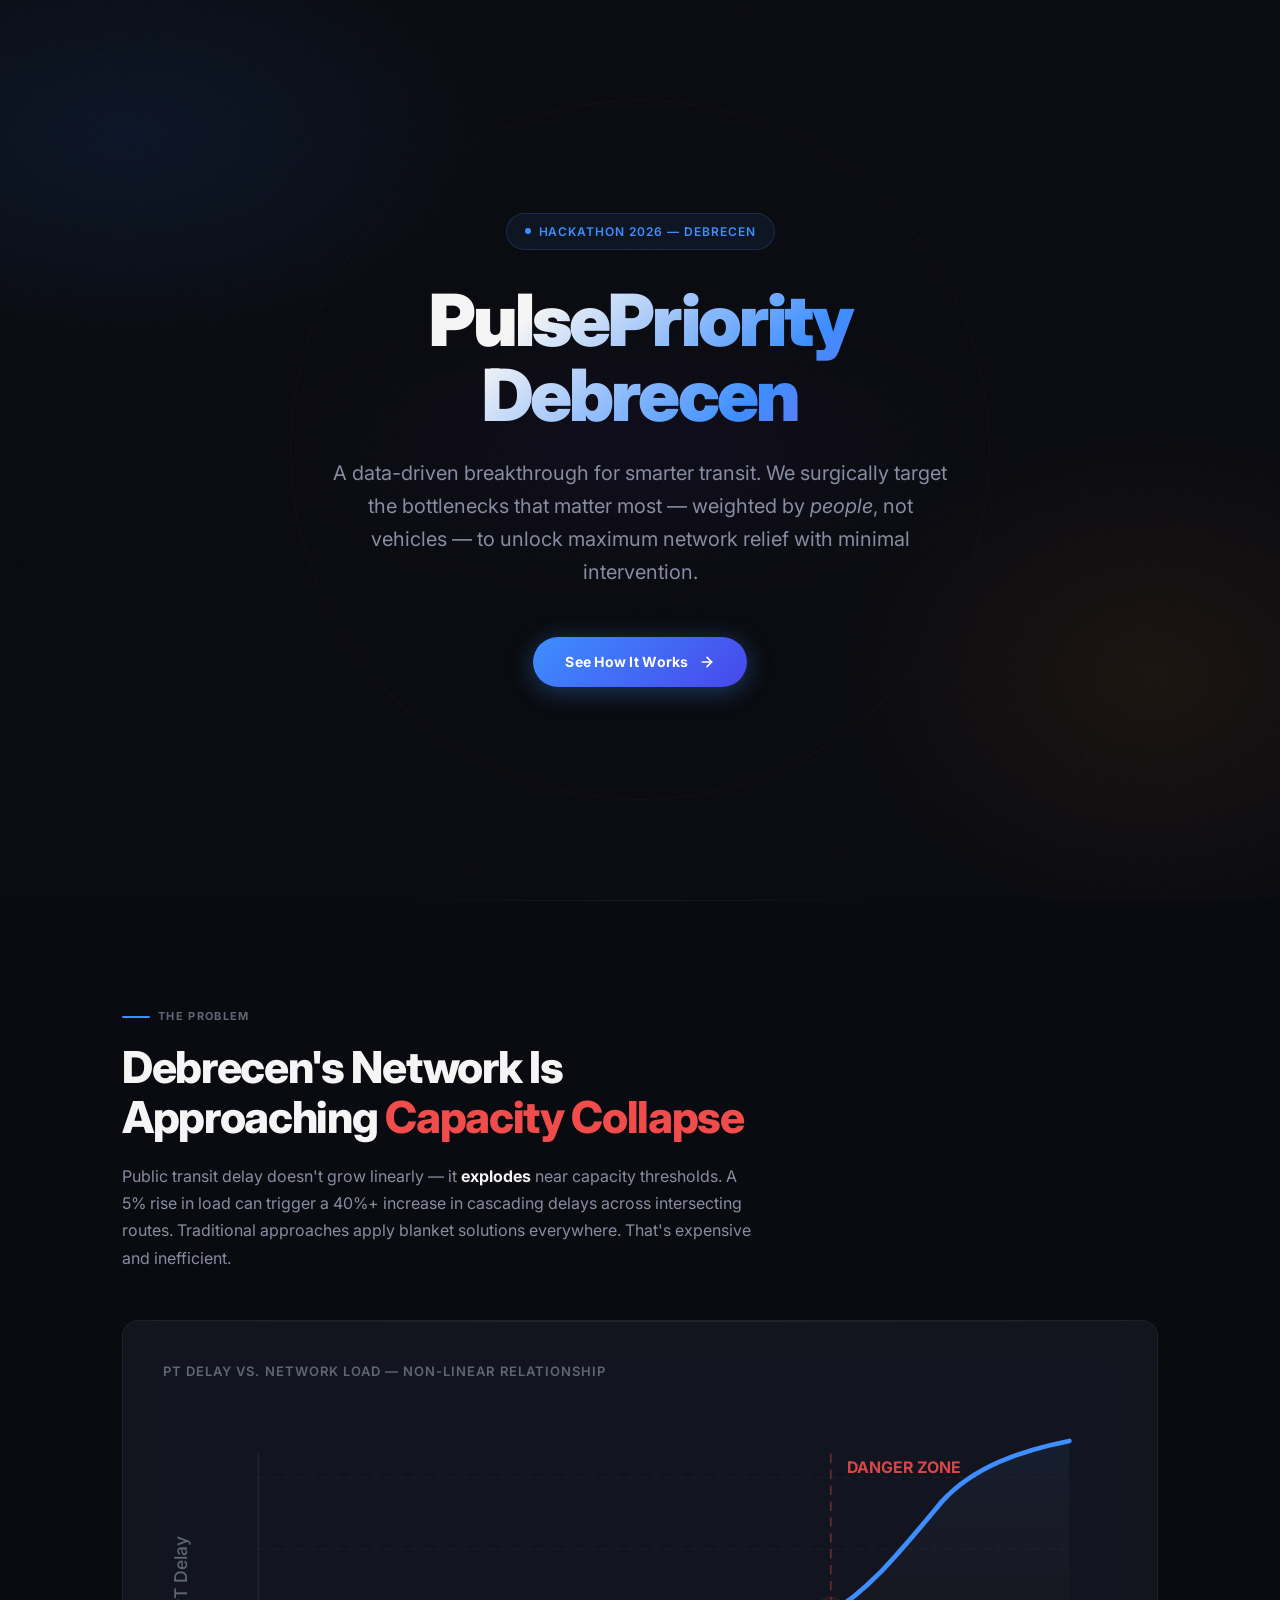
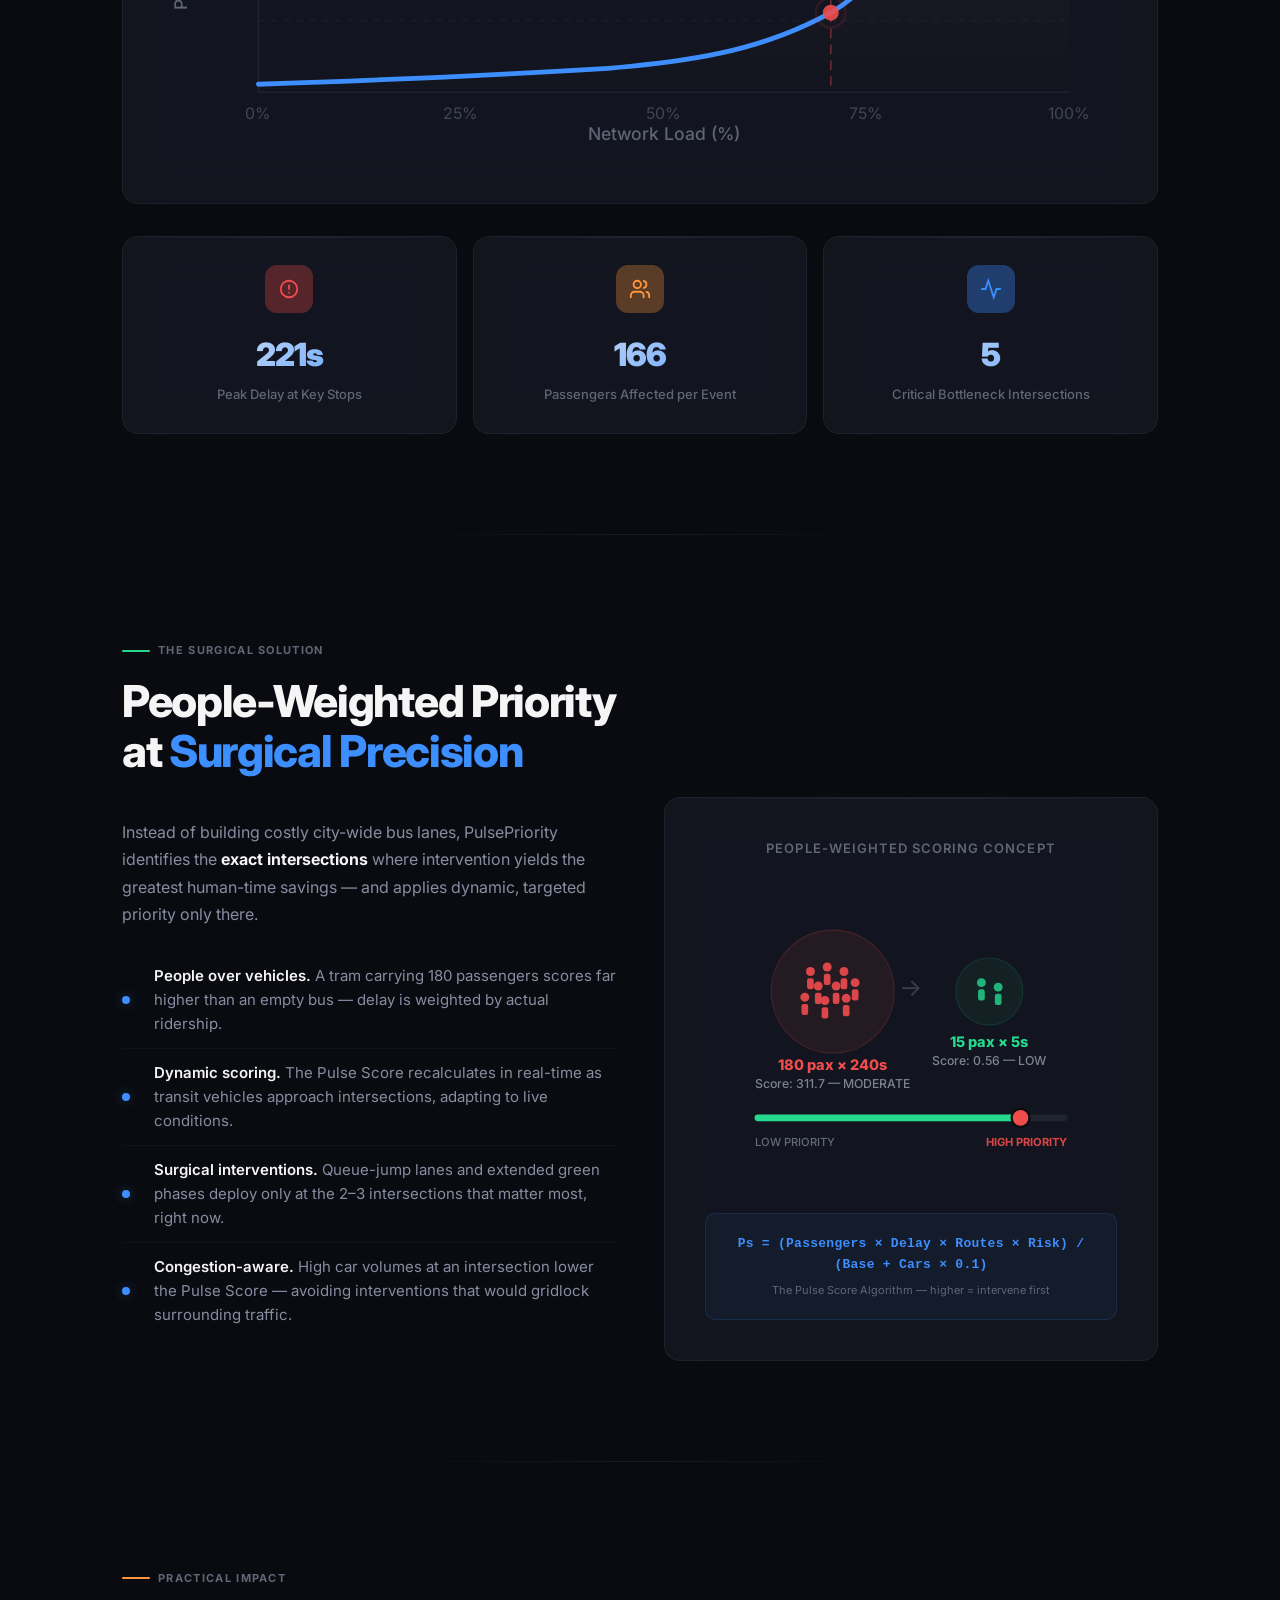
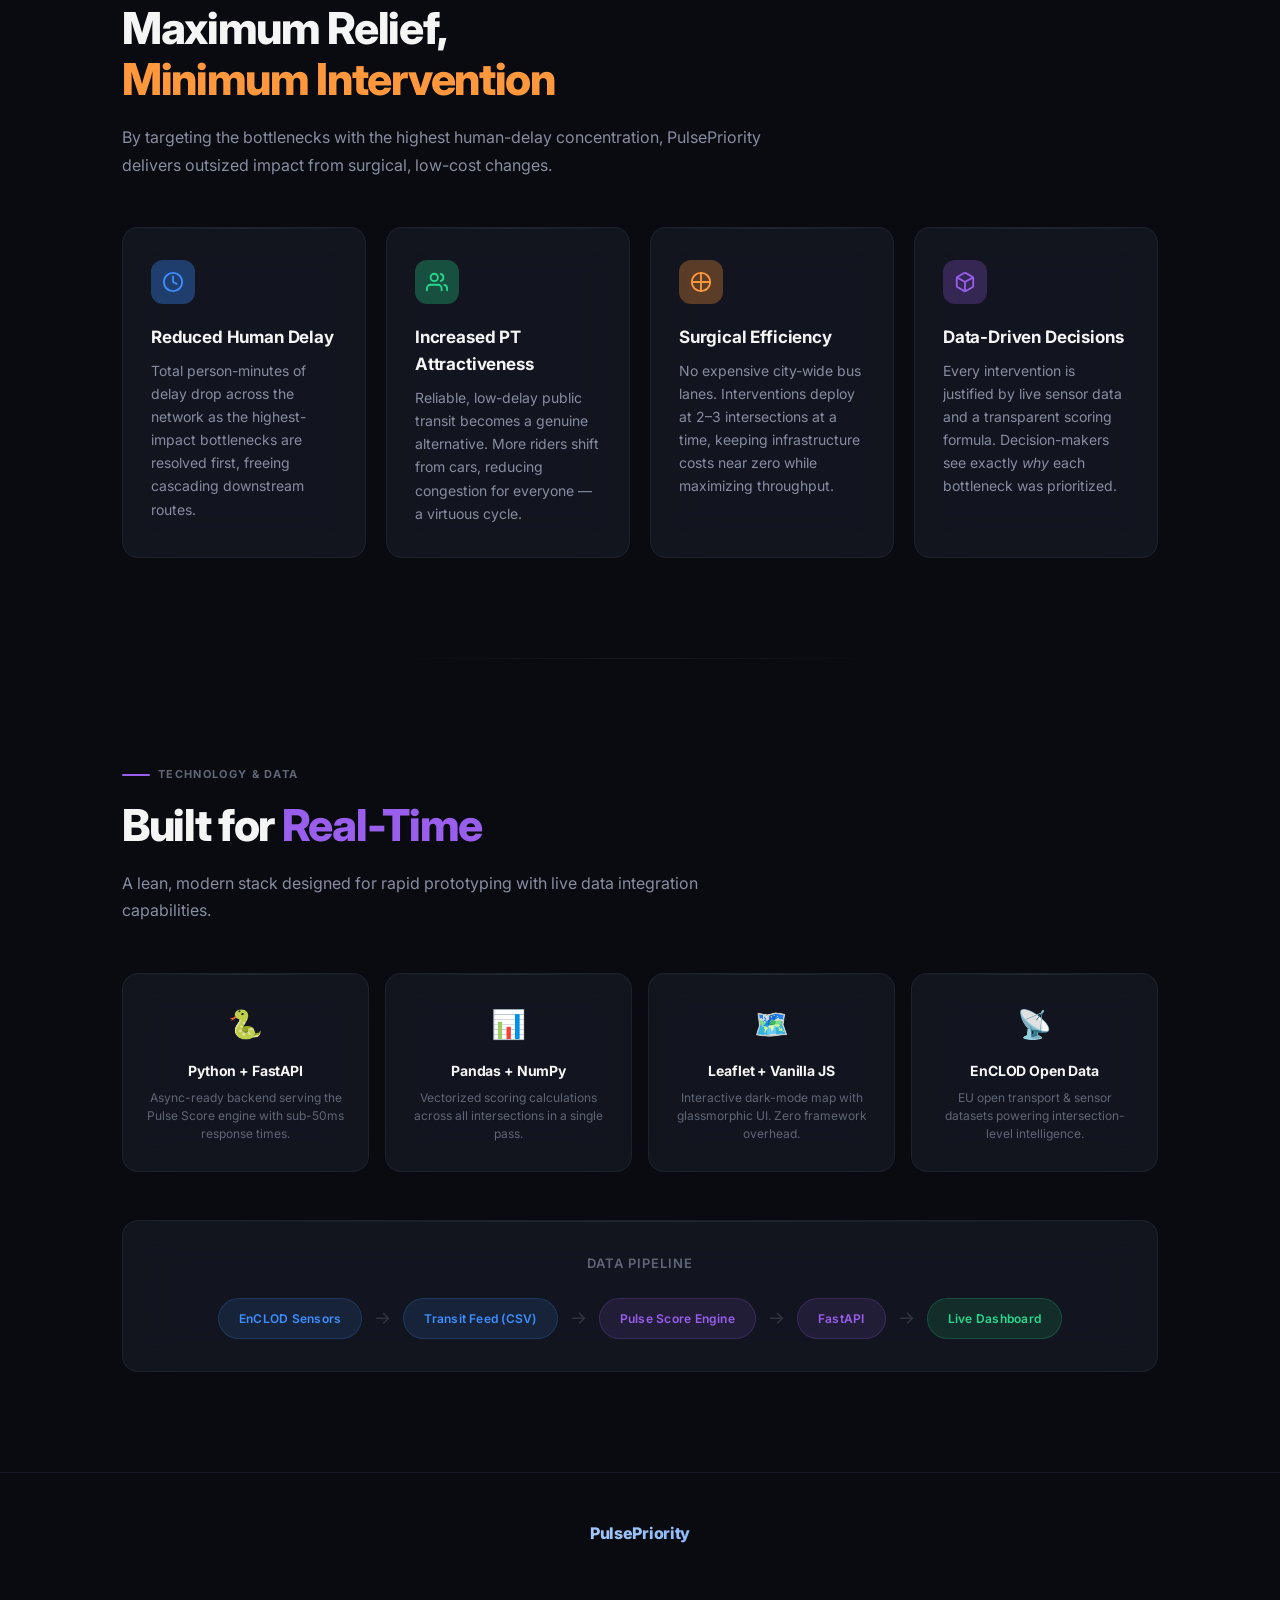
<file: overview.html>
<!DOCTYPE html>
<html lang="en">
<head>
    <meta charset="UTF-8">
    <meta name="viewport" content="width=device-width, initial-scale=1.0">
    <meta name="description" content="PulsePriority Debrecen — A data-driven, people-weighted transit intervention system that surgically targets bottlenecks for maximum impact.">
    <title>PulsePriority Debrecen — Hackathon Pitch</title>
    <link rel="preconnect" href="https://fonts.googleapis.com">
    <link rel="preconnect" href="https://fonts.gstatic.com" crossorigin>
    <link href="https://fonts.googleapis.com/css2?family=Inter:wght@300;400;500;600;700;800;900&display=swap" rel="stylesheet">
    <style>
    /* =====================================================================
       DESIGN TOKENS
       ===================================================================== */
    :root {
        /* Core palette */
        --bg-deep:          hsl(225, 25%, 5%);
        --bg-section:       hsl(225, 22%, 8%);
        --surface:          hsla(225, 20%, 14%, 0.5);
        --surface-border:   hsla(225, 18%, 28%, 0.3);
        --surface-glow:     hsla(215, 100%, 60%, 0.08);

        /* Text */
        --text-primary:     hsl(0, 0%, 96%);
        --text-secondary:   hsl(225, 12%, 58%);
        --text-muted:       hsl(225, 10%, 42%);

        /* Accents */
        --accent-blue:      hsl(215, 100%, 62%);
        --accent-blue-glow: hsla(215, 100%, 62%, 0.35);
        --accent-orange:    hsl(28, 100%, 62%);
        --accent-orange-glow: hsla(28, 100%, 62%, 0.3);
        --accent-green:     hsl(155, 70%, 50%);
        --accent-green-glow: hsla(155, 70%, 50%, 0.3);
        --accent-red:       hsl(0, 85%, 62%);
        --accent-red-glow:  hsla(0, 85%, 62%, 0.3);
        --accent-purple:    hsl(265, 80%, 65%);

        /* Glass */
        --glass-blur:       24px;
        --glass-sat:        180%;

        /* Typography */
        --font:             'Inter', -apple-system, BlinkMacSystemFont, 'Segoe UI', sans-serif;

        /* Radius */
        --radius:           16px;
        --radius-sm:        10px;

        /* Transitions */
        --ease:             cubic-bezier(0.16, 1, 0.3, 1);
    }


    /* =====================================================================
       RESET & BASE
       ===================================================================== */
    *, *::before, *::after { box-sizing: border-box; margin: 0; padding: 0; }

    html {
        scroll-behavior: smooth;
        overflow-x: hidden;
    }

    body {
        font-family: var(--font);
        background: var(--bg-deep);
        color: var(--text-primary);
        -webkit-font-smoothing: antialiased;
        -moz-osx-font-smoothing: grayscale;
        line-height: 1.6;
    }


    /* =====================================================================
       ANIMATED BACKGROUND
       ===================================================================== */
    .bg-mesh {
        position: fixed;
        inset: 0;
        z-index: 0;
        pointer-events: none;
        background:
            radial-gradient(ellipse 55% 45% at 10% 15%, hsla(215, 100%, 55%, 0.10) 0%, transparent 55%),
            radial-gradient(ellipse 45% 50% at 90% 75%, hsla(28, 100%, 55%, 0.07) 0%, transparent 55%),
            radial-gradient(ellipse 60% 35% at 50% 50%, hsla(265, 80%, 55%, 0.05) 0%, transparent 50%);
        animation: meshDrift 25s ease-in-out infinite alternate;
    }
    @keyframes meshDrift {
        0%   { transform: scale(1)   translate(0, 0); }
        50%  { transform: scale(1.1) translate(-2%, 4%); }
        100% { transform: scale(1)   translate(3%, -2%); }
    }

    /* Grain texture overlay */
    .bg-mesh::after {
        content: '';
        position: absolute;
        inset: 0;
        background-image: url("data:image/svg+xml,%3Csvg viewBox='0 0 256 256' xmlns='http://www.w3.org/2000/svg'%3E%3Cfilter id='n'%3E%3CfeTurbulence type='fractalNoise' baseFrequency='0.85' numOctaves='4' stitchTiles='stitch'/%3E%3C/filter%3E%3Crect width='100%25' height='100%25' filter='url(%23n)' opacity='0.03'/%3E%3C/svg%3E");
        opacity: 0.5;
    }


    /* =====================================================================
       SHARED LAYOUT
       ===================================================================== */
    .container {
        max-width: 1100px;
        margin: 0 auto;
        padding: 0 32px;
    }

    section {
        position: relative;
        z-index: 1;
        padding: 100px 0;
    }

    /* Divider line between sections */
    section + section::before {
        content: '';
        position: absolute;
        top: 0;
        left: 50%;
        transform: translateX(-50%);
        width: min(60%, 500px);
        height: 1px;
        background: linear-gradient(90deg, transparent, var(--surface-border), transparent);
    }


    /* =====================================================================
       SCROLL-REVEAL ANIMATIONS
       ===================================================================== */
    .reveal {
        opacity: 0;
        transform: translateY(40px);
        transition: opacity 0.8s var(--ease), transform 0.8s var(--ease);
    }
    .reveal.visible {
        opacity: 1;
        transform: translateY(0);
    }
    /* Stagger children */
    .reveal-stagger > .reveal:nth-child(1) { transition-delay: 0ms; }
    .reveal-stagger > .reveal:nth-child(2) { transition-delay: 100ms; }
    .reveal-stagger > .reveal:nth-child(3) { transition-delay: 200ms; }
    .reveal-stagger > .reveal:nth-child(4) { transition-delay: 300ms; }
    .reveal-stagger > .reveal:nth-child(5) { transition-delay: 400ms; }
    .reveal-stagger > .reveal:nth-child(6) { transition-delay: 500ms; }


    /* =====================================================================
       GLASS PANEL
       ===================================================================== */
    .glass {
        background: var(--surface);
        backdrop-filter: blur(var(--glass-blur)) saturate(var(--glass-sat));
        -webkit-backdrop-filter: blur(var(--glass-blur)) saturate(var(--glass-sat));
        border: 1px solid var(--surface-border);
        border-radius: var(--radius);
        position: relative;
    }

    /* Top shimmer edge */
    .glass::before {
        content: '';
        position: absolute;
        top: 0; left: 0; right: 0;
        height: 1px;
        background: linear-gradient(90deg, transparent 0%, hsla(0,0%,100%,0.08) 50%, transparent 100%);
        border-radius: var(--radius) var(--radius) 0 0;
    }


    /* =====================================================================
       SECTION: HERO
       ===================================================================== */
    .hero {
        min-height: 100vh;
        display: flex;
        align-items: center;
        justify-content: center;
        text-align: center;
        padding: 60px 0;
        position: relative;
        overflow: hidden;
    }

    .hero-badge {
        display: inline-flex;
        align-items: center;
        gap: 8px;
        padding: 8px 18px;
        border-radius: 100px;
        background: hsla(215, 100%, 62%, 0.08);
        border: 1px solid hsla(215, 100%, 62%, 0.2);
        font-size: 12px;
        font-weight: 600;
        letter-spacing: 0.08em;
        text-transform: uppercase;
        color: var(--accent-blue);
        margin-bottom: 32px;
    }
    .hero-badge .dot {
        width: 6px; height: 6px;
        border-radius: 50%;
        background: var(--accent-blue);
        animation: pulse-dot 2s ease-in-out infinite;
    }
    @keyframes pulse-dot {
        0%, 100% { opacity: 1; box-shadow: 0 0 0 0 var(--accent-blue-glow); }
        50%      { opacity: 0.6; box-shadow: 0 0 0 8px transparent; }
    }

    .hero h1 {
        font-size: clamp(40px, 6vw, 72px);
        font-weight: 900;
        letter-spacing: -0.04em;
        line-height: 1.05;
        margin-bottom: 24px;
        background: linear-gradient(135deg, var(--text-primary) 30%, var(--accent-blue) 70%, var(--accent-purple) 100%);
        -webkit-background-clip: text;
        -webkit-text-fill-color: transparent;
        background-clip: text;
    }

    .hero-sub {
        font-size: clamp(16px, 2vw, 20px);
        font-weight: 400;
        color: var(--text-secondary);
        max-width: 620px;
        margin: 0 auto 48px;
        line-height: 1.65;
    }

    .hero-cta {
        display: inline-flex;
        align-items: center;
        gap: 10px;
        padding: 14px 32px;
        border-radius: 100px;
        background: linear-gradient(135deg, var(--accent-blue), hsl(240, 80%, 60%));
        color: white;
        font-size: 14px;
        font-weight: 700;
        letter-spacing: 0.02em;
        text-decoration: none;
        transition: transform 0.3s var(--ease), box-shadow 0.3s var(--ease);
        box-shadow: 0 4px 24px var(--accent-blue-glow);
    }
    .hero-cta:hover {
        transform: translateY(-2px) scale(1.03);
        box-shadow: 0 8px 40px var(--accent-blue-glow);
    }
    .hero-cta svg { transition: transform 0.3s var(--ease); }
    .hero-cta:hover svg { transform: translateX(4px); }

    /* Decorative orbital rings */
    .hero-orbit {
        position: absolute;
        border-radius: 50%;
        border: 1px solid hsla(215, 100%, 62%, 0.06);
        pointer-events: none;
        animation: orbit-spin 40s linear infinite;
    }
    .hero-orbit:nth-child(1) { width: 500px; height: 500px; top: 50%; left: 50%; transform: translate(-50%,-50%); }
    .hero-orbit:nth-child(2) { width: 700px; height: 700px; top: 50%; left: 50%; transform: translate(-50%,-50%); animation-duration: 55s; animation-direction: reverse; border-color: hsla(28, 100%, 62%, 0.04); }
    .hero-orbit:nth-child(3) { width: 900px; height: 900px; top: 50%; left: 50%; transform: translate(-50%,-50%); animation-duration: 70s; border-color: hsla(265, 80%, 65%, 0.03); }
    @keyframes orbit-spin {
        to { transform: translate(-50%,-50%) rotate(360deg); }
    }


    /* =====================================================================
       SECTION: THE PROBLEM
       ===================================================================== */
    .section-label {
        display: inline-flex;
        align-items: center;
        gap: 8px;
        font-size: 11px;
        font-weight: 700;
        letter-spacing: 0.12em;
        text-transform: uppercase;
        color: var(--text-muted);
        margin-bottom: 16px;
    }
    .section-label .line {
        width: 28px; height: 2px;
        background: var(--accent-blue);
        border-radius: 1px;
    }

    .section-heading {
        font-size: clamp(28px, 4vw, 44px);
        font-weight: 800;
        letter-spacing: -0.03em;
        line-height: 1.15;
        margin-bottom: 20px;
    }

    .section-desc {
        font-size: 16px;
        color: var(--text-secondary);
        max-width: 640px;
        line-height: 1.7;
        margin-bottom: 48px;
    }

    /* Non-linear delay chart */
    .delay-chart {
        padding: 40px;
        overflow: hidden;
    }
    .delay-chart-title {
        font-size: 13px;
        font-weight: 600;
        color: var(--text-muted);
        text-transform: uppercase;
        letter-spacing: 0.08em;
        margin-bottom: 24px;
    }
    .delay-chart svg {
        width: 100%;
        height: auto;
    }

    /* Problem stat cards */
    .problem-grid {
        display: grid;
        grid-template-columns: repeat(auto-fit, minmax(240px, 1fr));
        gap: 16px;
        margin-top: 32px;
    }
    .problem-stat {
        padding: 28px 24px;
        text-align: center;
    }
    .problem-stat .stat-icon {
        width: 48px; height: 48px;
        margin: 0 auto 16px;
        border-radius: 12px;
        display: flex;
        align-items: center;
        justify-content: center;
    }
    .problem-stat .stat-icon.red    { background: var(--accent-red-glow); color: var(--accent-red); }
    .problem-stat .stat-icon.orange { background: var(--accent-orange-glow); color: var(--accent-orange); }
    .problem-stat .stat-icon.blue   { background: var(--accent-blue-glow); color: var(--accent-blue); }

    .problem-stat .stat-value {
        font-size: 32px;
        font-weight: 900;
        letter-spacing: -0.03em;
        margin-bottom: 4px;
        background: linear-gradient(135deg, var(--text-primary), var(--accent-blue));
        -webkit-background-clip: text;
        -webkit-text-fill-color: transparent;
        background-clip: text;
    }
    .problem-stat .stat-label {
        font-size: 13px;
        font-weight: 500;
        color: var(--text-muted);
    }


    /* =====================================================================
       SECTION: THE SOLUTION — Infographic
       ===================================================================== */
    .solution-layout {
        display: grid;
        grid-template-columns: 1fr 1fr;
        gap: 48px;
        align-items: center;
    }
    @media (max-width: 768px) {
        .solution-layout { grid-template-columns: 1fr; }
    }

    .solution-text ul {
        list-style: none;
        margin-top: 24px;
    }
    .solution-text li {
        position: relative;
        padding: 12px 0 12px 32px;
        font-size: 15px;
        color: var(--text-secondary);
        line-height: 1.6;
        border-bottom: 1px solid hsla(225, 18%, 28%, 0.15);
    }
    .solution-text li:last-child { border-bottom: none; }
    .solution-text li::before {
        content: '';
        position: absolute;
        left: 0;
        top: 50%;
        transform: translateY(-50%);
        width: 8px; height: 8px;
        border-radius: 50%;
        background: var(--accent-blue);
        box-shadow: 0 0 12px var(--accent-blue-glow);
    }
    .solution-text li strong {
        color: var(--text-primary);
        font-weight: 600;
    }

    /* Infographic — people bubbles */
    .infographic {
        padding: 40px;
        display: flex;
        flex-direction: column;
        align-items: center;
        gap: 32px;
    }
    .infographic-title {
        font-size: 13px;
        font-weight: 600;
        color: var(--text-muted);
        text-transform: uppercase;
        letter-spacing: 0.08em;
    }
    .infographic svg { width: 100%; max-width: 380px; height: auto; }

    /* Formula display */
    .formula-box {
        width: 100%;
        padding: 20px 24px;
        border-radius: var(--radius-sm);
        background: hsla(215, 100%, 62%, 0.06);
        border: 1px solid hsla(215, 100%, 62%, 0.15);
        text-align: center;
    }
    .formula-box .formula {
        font-family: 'Courier New', monospace;
        font-size: 13px;
        font-weight: 600;
        color: var(--accent-blue);
        letter-spacing: 0.02em;
    }
    .formula-box .formula-label {
        font-size: 11px;
        color: var(--text-muted);
        margin-top: 6px;
    }


    /* =====================================================================
       SECTION: IMPACT — Value Cards
       ===================================================================== */
    .value-grid {
        display: grid;
        grid-template-columns: repeat(auto-fit, minmax(240px, 1fr));
        gap: 20px;
    }
    .value-card {
        padding: 32px 28px;
        transition: transform 0.4s var(--ease), box-shadow 0.4s var(--ease);
    }
    .value-card:hover {
        transform: translateY(-4px);
    }
    .value-card .vc-icon {
        width: 44px; height: 44px;
        border-radius: 12px;
        display: flex;
        align-items: center;
        justify-content: center;
        margin-bottom: 20px;
        font-size: 20px;
    }
    .value-card:nth-child(1) .vc-icon { background: var(--accent-blue-glow); color: var(--accent-blue); }
    .value-card:nth-child(2) .vc-icon { background: var(--accent-green-glow); color: var(--accent-green); }
    .value-card:nth-child(3) .vc-icon { background: var(--accent-orange-glow); color: var(--accent-orange); }
    .value-card:nth-child(4) .vc-icon { background: hsla(265, 80%, 65%, 0.25); color: var(--accent-purple); }

    .value-card:nth-child(1):hover { box-shadow: 0 8px 40px var(--accent-blue-glow); }
    .value-card:nth-child(2):hover { box-shadow: 0 8px 40px var(--accent-green-glow); }
    .value-card:nth-child(3):hover { box-shadow: 0 8px 40px var(--accent-orange-glow); }
    .value-card:nth-child(4):hover { box-shadow: 0 8px 40px hsla(265, 80%, 65%, 0.2); }

    .value-card h3 {
        font-size: 17px;
        font-weight: 700;
        letter-spacing: -0.01em;
        margin-bottom: 8px;
    }
    .value-card p {
        font-size: 14px;
        color: var(--text-secondary);
        line-height: 1.65;
    }


    /* =====================================================================
       SECTION: TECH STACK
       ===================================================================== */
    .tech-grid {
        display: grid;
        grid-template-columns: repeat(auto-fit, minmax(200px, 1fr));
        gap: 16px;
    }
    .tech-card {
        padding: 28px 24px;
        text-align: center;
        transition: transform 0.3s var(--ease), box-shadow 0.3s var(--ease);
    }
    .tech-card:hover {
        transform: translateY(-3px);
        box-shadow: 0 6px 30px var(--surface-glow);
    }
    .tech-card .tc-icon {
        font-size: 28px;
        margin-bottom: 14px;
        display: block;
    }
    .tech-card h4 {
        font-size: 14px;
        font-weight: 700;
        margin-bottom: 6px;
        letter-spacing: -0.01em;
    }
    .tech-card p {
        font-size: 12px;
        color: var(--text-muted);
        line-height: 1.5;
    }

    /* Data pipeline */
    .pipeline {
        margin-top: 48px;
        padding: 32px;
    }
    .pipeline-title {
        font-size: 13px;
        font-weight: 600;
        color: var(--text-muted);
        text-transform: uppercase;
        letter-spacing: 0.08em;
        margin-bottom: 24px;
        text-align: center;
    }
    .pipeline-flow {
        display: flex;
        align-items: center;
        justify-content: center;
        gap: 12px;
        flex-wrap: wrap;
    }
    .pipeline-node {
        padding: 10px 20px;
        border-radius: 100px;
        font-size: 12px;
        font-weight: 600;
        letter-spacing: 0.02em;
        white-space: nowrap;
    }
    .pipeline-node.data  { background: hsla(215, 100%, 62%, 0.12); color: var(--accent-blue); border: 1px solid hsla(215, 100%, 62%, 0.2); }
    .pipeline-node.proc  { background: hsla(265, 80%, 65%, 0.12); color: var(--accent-purple); border: 1px solid hsla(265, 80%, 65%, 0.2); }
    .pipeline-node.out   { background: hsla(155, 70%, 50%, 0.12); color: var(--accent-green); border: 1px solid hsla(155, 70%, 50%, 0.2); }
    .pipeline-arrow {
        color: var(--text-muted);
        font-size: 18px;
        opacity: 0.4;
    }


    /* =====================================================================
       FOOTER
       ===================================================================== */
    .footer {
        position: relative;
        z-index: 1;
        padding: 48px 0;
        text-align: center;
        border-top: 1px solid var(--surface-border);
    }
    .footer p {
        font-size: 13px;
        color: var(--text-muted);
    }
    .footer .footer-brand {
        font-weight: 800;
        font-size: 16px;
        letter-spacing: -0.02em;
        margin-bottom: 8px;
        background: linear-gradient(135deg, var(--text-primary), var(--accent-blue));
        -webkit-background-clip: text;
        -webkit-text-fill-color: transparent;
        background-clip: text;
    }


    /* =====================================================================
       RESPONSIVE
       ===================================================================== */
    @media (max-width: 600px) {
        section { padding: 64px 0; }
        .container { padding: 0 20px; }
        .problem-grid, .value-grid, .tech-grid { grid-template-columns: 1fr; }
    }
    </style>
</head>
<body>

<div class="bg-mesh" aria-hidden="true"></div>

<!-- Decorative orbit rings behind hero -->
<div class="hero-orbit" aria-hidden="true"></div>
<div class="hero-orbit" aria-hidden="true"></div>
<div class="hero-orbit" aria-hidden="true"></div>

<!-- ================================================================
     HERO
     ================================================================ -->
<section class="hero">
    <div class="container">
        <div class="reveal">
            <div class="hero-badge"><span class="dot"></span> Hackathon 2026 — Debrecen</div>
        </div>
        <h1 class="reveal">PulsePriority<br>Debrecen</h1>
        <p class="hero-sub reveal">A data-driven breakthrough for smarter transit. We surgically target the bottlenecks that matter most — weighted by <em>people</em>, not vehicles — to unlock maximum network relief with minimal intervention.</p>
        <a href="#problem" class="hero-cta reveal">
            See How It Works
            <svg width="16" height="16" viewBox="0 0 24 24" fill="none" stroke="currentColor" stroke-width="2.5" stroke-linecap="round" stroke-linejoin="round"><path d="M5 12h14"/><path d="m12 5 7 7-7 7"/></svg>
        </a>
    </div>
</section>


<!-- ================================================================
     THE PROBLEM
     ================================================================ -->
<section id="problem">
    <div class="container">
        <div class="section-label reveal"><span class="line"></span> The Problem</div>
        <h2 class="section-heading reveal">Debrecen's Network Is<br>Approaching <span style="color: var(--accent-red);">Capacity Collapse</span></h2>
        <p class="section-desc reveal">Public transit delay doesn't grow linearly — it <strong style="color: var(--text-primary);">explodes</strong> near capacity thresholds. A 5% rise in load can trigger a 40%+ increase in cascading delays across intersecting routes. Traditional approaches apply blanket solutions everywhere. That's expensive and inefficient.</p>

        <!-- Non-linear delay curve -->
        <div class="glass delay-chart reveal">
            <div class="delay-chart-title">PT Delay vs. Network Load — Non-Linear Relationship</div>
            <svg viewBox="0 0 600 220" fill="none" xmlns="http://www.w3.org/2000/svg">
                <!-- Grid lines -->
                <line x1="60" y1="180" x2="570" y2="180" stroke="hsla(225,15%,30%,0.3)" stroke-width="1"/>
                <line x1="60" y1="135" x2="570" y2="135" stroke="hsla(225,15%,30%,0.15)" stroke-width="1" stroke-dasharray="4 4"/>
                <line x1="60" y1="90" x2="570" y2="90" stroke="hsla(225,15%,30%,0.15)" stroke-width="1" stroke-dasharray="4 4"/>
                <line x1="60" y1="45" x2="570" y2="45" stroke="hsla(225,15%,30%,0.15)" stroke-width="1" stroke-dasharray="4 4"/>
                <line x1="60" y1="180" x2="60" y2="30" stroke="hsla(225,15%,30%,0.3)" stroke-width="1"/>
                <!-- Axis labels -->
                <text x="315" y="210" fill="hsla(225,10%,50%,0.8)" font-size="11" font-weight="500" text-anchor="middle" font-family="Inter, sans-serif">Network Load (%)</text>
                <text x="15" y="105" fill="hsla(225,10%,50%,0.8)" font-size="11" font-weight="500" text-anchor="middle" font-family="Inter, sans-serif" transform="rotate(-90, 15, 105)">PT Delay</text>
                <!-- Load labels -->
                <text x="60" y="197" fill="hsla(225,10%,42%,0.6)" font-size="10" text-anchor="middle" font-family="Inter, sans-serif">0%</text>
                <text x="187" y="197" fill="hsla(225,10%,42%,0.6)" font-size="10" text-anchor="middle" font-family="Inter, sans-serif">25%</text>
                <text x="315" y="197" fill="hsla(225,10%,42%,0.6)" font-size="10" text-anchor="middle" font-family="Inter, sans-serif">50%</text>
                <text x="442" y="197" fill="hsla(225,10%,42%,0.6)" font-size="10" text-anchor="middle" font-family="Inter, sans-serif">75%</text>
                <text x="570" y="197" fill="hsla(225,10%,42%,0.6)" font-size="10" text-anchor="middle" font-family="Inter, sans-serif">100%</text>
                <!-- Exponential delay curve -->
                <path d="M60 175 C120 173, 200 170, 280 165 C340 160, 380 152, 420 130 C445 115, 465 90, 490 60 C510 38, 540 28, 570 22"
                      stroke="url(#curveGrad)" stroke-width="3" stroke-linecap="round" fill="none"/>
                <!-- Area under curve -->
                <path d="M60 175 C120 173, 200 170, 280 165 C340 160, 380 152, 420 130 C445 115, 465 90, 490 60 C510 38, 540 28, 570 22 L570 180 L60 180 Z"
                      fill="url(#areaGrad)" opacity="0.25"/>
                <!-- Danger zone marker -->
                <line x1="420" y1="30" x2="420" y2="180" stroke="hsla(0,85%,62%,0.4)" stroke-width="1" stroke-dasharray="6 4"/>
                <text x="430" y="42" fill="hsla(0,85%,62%,0.9)" font-size="10" font-weight="700" font-family="Inter, sans-serif">DANGER ZONE</text>
                <!-- Critical point glow -->
                <circle cx="420" cy="130" r="5" fill="hsl(0,85%,62%)" opacity="0.9"/>
                <circle cx="420" cy="130" r="12" fill="none" stroke="hsla(0,85%,62%,0.3)" stroke-width="1.5">
                    <animate attributeName="r" values="8;16;8" dur="2s" repeatCount="indefinite"/>
                    <animate attributeName="opacity" values="0.5;0;0.5" dur="2s" repeatCount="indefinite"/>
                </circle>
                <defs>
                    <linearGradient id="curveGrad" x1="60" y1="0" x2="570" y2="0">
                        <stop offset="0%" stop-color="hsl(215,100%,62%)"/>
                        <stop offset="60%" stop-color="hsl(28,100%,62%)"/>
                        <stop offset="100%" stop-color="hsl(0,85%,62%)"/>
                    </linearGradient>
                    <linearGradient id="areaGrad" x1="0" y1="0" x2="0" y2="1">
                        <stop offset="0%" stop-color="hsl(215,100%,62%)" stop-opacity="0.3"/>
                        <stop offset="100%" stop-color="hsl(0,85%,62%)" stop-opacity="0"/>
                    </linearGradient>
                </defs>
            </svg>
        </div>

        <!-- Stats row -->
        <div class="problem-grid reveal-stagger">
            <div class="glass problem-stat reveal">
                <div class="stat-icon red">
                    <svg width="22" height="22" viewBox="0 0 24 24" fill="none" stroke="currentColor" stroke-width="2" stroke-linecap="round"><path d="M12 8v4m0 4h.01M21 12a9 9 0 1 1-18 0 9 9 0 0 1 18 0Z"/></svg>
                </div>
                <div class="stat-value" data-target="240" data-suffix="s">0s</div>
                <div class="stat-label">Peak Delay at Key Stops</div>
            </div>
            <div class="glass problem-stat reveal">
                <div class="stat-icon orange">
                    <svg width="22" height="22" viewBox="0 0 24 24" fill="none" stroke="currentColor" stroke-width="2" stroke-linecap="round"><path d="M16 21v-2a4 4 0 0 0-4-4H6a4 4 0 0 0-4 4v2"/><circle cx="9" cy="7" r="4"/><path d="M22 21v-2a4 4 0 0 0-3-3.87"/><path d="M16 3.13a4 4 0 0 1 0 7.75"/></svg>
                </div>
                <div class="stat-value" data-target="180" data-suffix="">0</div>
                <div class="stat-label">Passengers Affected per Event</div>
            </div>
            <div class="glass problem-stat reveal">
                <div class="stat-icon blue">
                    <svg width="22" height="22" viewBox="0 0 24 24" fill="none" stroke="currentColor" stroke-width="2" stroke-linecap="round"><path d="M22 12h-4l-3 9L9 3l-3 9H2"/></svg>
                </div>
                <div class="stat-value" data-target="5" data-suffix="">0</div>
                <div class="stat-label">Critical Bottleneck Intersections</div>
            </div>
        </div>
    </div>
</section>


<!-- ================================================================
     THE SOLUTION
     ================================================================ -->
<section id="solution">
    <div class="container">
        <div class="section-label reveal"><span class="line" style="background: var(--accent-green);"></span> The Surgical Solution</div>
        <h2 class="section-heading reveal">People-Weighted Priority<br>at <span style="color: var(--accent-blue);">Surgical Precision</span></h2>

        <div class="solution-layout">
            <div class="solution-text reveal">
                <p class="section-desc" style="margin-bottom: 8px;">Instead of building costly city-wide bus lanes, PulsePriority identifies the <strong style="color: var(--text-primary);">exact intersections</strong> where intervention yields the greatest human-time savings — and applies dynamic, targeted priority only there.</p>
                <ul>
                    <li><strong>People over vehicles.</strong> A tram carrying 180 passengers scores far higher than an empty bus — delay is weighted by actual ridership.</li>
                    <li><strong>Dynamic scoring.</strong> The Pulse Score recalculates in real-time as transit vehicles approach intersections, adapting to live conditions.</li>
                    <li><strong>Surgical interventions.</strong> Queue-jump lanes and extended green phases deploy only at the 2–3 intersections that matter most, right now.</li>
                    <li><strong>Congestion-aware.</strong> High car volumes at an intersection lower the Pulse Score — avoiding interventions that would gridlock surrounding traffic.</li>
                </ul>
            </div>

            <!-- People-weighted infographic -->
            <div class="glass infographic reveal">
                <div class="infographic-title">People-Weighted Scoring Concept</div>
                <svg viewBox="0 0 340 260" fill="none" xmlns="http://www.w3.org/2000/svg">
                    <!-- Background circles representing intersections -->
                    <circle cx="100" cy="90" r="55" fill="hsla(0,85%,62%,0.08)" stroke="hsla(0,85%,62%,0.2)" stroke-width="1"/>
                    <circle cx="240" cy="90" r="30" fill="hsla(155,70%,50%,0.06)" stroke="hsla(155,70%,50%,0.15)" stroke-width="1"/>

                    <!-- People icons — large cluster (critical) -->
                    <g fill="hsl(0,85%,62%)" opacity="0.9">
                        <circle cx="80" cy="72" r="4"/><rect x="77" y="78" width="6" height="10" rx="2"/>
                        <circle cx="95" cy="68" r="4"/><rect x="92" y="74" width="6" height="10" rx="2"/>
                        <circle cx="110" cy="72" r="4"/><rect x="107" y="78" width="6" height="10" rx="2"/>
                        <circle cx="87" cy="85" r="4"/><rect x="84" y="91" width="6" height="10" rx="2"/>
                        <circle cx="103" cy="85" r="4"/><rect x="100" y="91" width="6" height="10" rx="2"/>
                        <circle cx="120" cy="82" r="4"/><rect x="117" y="88" width="6" height="10" rx="2"/>
                        <circle cx="75" cy="95" r="4"/><rect x="72" y="101" width="6" height="10" rx="2"/>
                        <circle cx="93" cy="98" r="4"/><rect x="90" y="104" width="6" height="10" rx="2"/>
                        <circle cx="112" cy="96" r="4"/><rect x="109" y="102" width="6" height="10" rx="2"/>
                    </g>

                    <!-- People icons — small cluster (low) -->
                    <g fill="hsl(155,70%,50%)" opacity="0.8">
                        <circle cx="233" cy="82" r="4"/><rect x="230" y="88" width="6" height="10" rx="2"/>
                        <circle cx="248" cy="86" r="4"/><rect x="245" y="92" width="6" height="10" rx="2"/>
                    </g>

                    <!-- Labels -->
                    <text x="100" y="160" fill="hsl(0,85%,62%)" font-size="13" font-weight="800" text-anchor="middle" font-family="Inter, sans-serif">180 pax × 240s</text>
                    <text x="100" y="176" fill="hsla(225,10%,58%,0.9)" font-size="11" font-weight="500" text-anchor="middle" font-family="Inter, sans-serif">Score: 311.7 — MODERATE</text>

                    <text x="240" y="140" fill="hsl(155,70%,50%)" font-size="13" font-weight="800" text-anchor="middle" font-family="Inter, sans-serif">15 pax × 5s</text>
                    <text x="240" y="156" fill="hsla(225,10%,58%,0.9)" font-size="11" font-weight="500" text-anchor="middle" font-family="Inter, sans-serif">Score: 0.56 — LOW</text>

                    <!-- Bottom comparison bar -->
                    <rect x="30" y="200" width="280" height="6" rx="3" fill="hsla(225,18%,20%,0.6)"/>
                    <rect x="30" y="200" width="238" height="6" rx="3" fill="url(#barGrad)"/>
                    <circle cx="268" cy="203" r="8" fill="hsl(0,85%,62%)" stroke="hsl(225,25%,5%)" stroke-width="2"/>

                    <text x="30" y="228" fill="hsla(225,10%,58%,0.7)" font-size="10" font-weight="500" font-family="Inter, sans-serif">LOW PRIORITY</text>
                    <text x="310" y="228" fill="hsla(0,85%,62%,0.9)" font-size="10" font-weight="700" text-anchor="end" font-family="Inter, sans-serif">HIGH PRIORITY</text>

                    <!-- Arrow between clusters -->
                    <text x="170" y="94" fill="hsla(225,10%,50%,0.4)" font-size="22" text-anchor="middle" font-family="Inter, sans-serif">→</text>

                    <defs>
                        <linearGradient id="barGrad" x1="30" y1="0" x2="310" y2="0">
                            <stop offset="0%" stop-color="hsl(155,70%,50%)"/>
                            <stop offset="50%" stop-color="hsl(28,100%,62%)"/>
                            <stop offset="100%" stop-color="hsl(0,85%,62%)"/>
                        </linearGradient>
                    </defs>
                </svg>

                <div class="formula-box">
                    <div class="formula">Ps = (Passengers × Delay × Routes × Risk) / (Base + Cars × 0.1)</div>
                    <div class="formula-label">The Pulse Score Algorithm — higher = intervene first</div>
                </div>
            </div>
        </div>
    </div>
</section>


<!-- ================================================================
     PRACTICAL VALUE
     ================================================================ -->
<section id="impact">
    <div class="container">
        <div class="section-label reveal"><span class="line" style="background: var(--accent-orange);"></span> Practical Impact</div>
        <h2 class="section-heading reveal">Maximum Relief,<br><span style="color: var(--accent-orange);">Minimum Intervention</span></h2>
        <p class="section-desc reveal">By targeting the bottlenecks with the highest human-delay concentration, PulsePriority delivers outsized impact from surgical, low-cost changes.</p>

        <div class="value-grid reveal-stagger">
            <div class="glass value-card reveal">
                <div class="vc-icon">
                    <svg width="22" height="22" viewBox="0 0 24 24" fill="none" stroke="currentColor" stroke-width="2" stroke-linecap="round"><circle cx="12" cy="12" r="10"/><path d="M12 6v6l4 2"/></svg>
                </div>
                <h3>Reduced Human Delay</h3>
                <p>Total person-minutes of delay drop across the network as the highest-impact bottlenecks are resolved first, freeing cascading downstream routes.</p>
            </div>
            <div class="glass value-card reveal">
                <div class="vc-icon">
                    <svg width="22" height="22" viewBox="0 0 24 24" fill="none" stroke="currentColor" stroke-width="2" stroke-linecap="round"><path d="M17 21v-2a4 4 0 0 0-4-4H5a4 4 0 0 0-4 4v2"/><circle cx="9" cy="7" r="4"/><path d="M23 21v-2a4 4 0 0 0-3-3.87"/><path d="M16 3.13a4 4 0 0 1 0 7.75"/></svg>
                </div>
                <h3>Increased PT Attractiveness</h3>
                <p>Reliable, low-delay public transit becomes a genuine alternative. More riders shift from cars, reducing congestion for everyone — a virtuous cycle.</p>
            </div>
            <div class="glass value-card reveal">
                <div class="vc-icon">
                    <svg width="22" height="22" viewBox="0 0 24 24" fill="none" stroke="currentColor" stroke-width="2" stroke-linecap="round"><path d="M12 2v20M2 12h20"/><circle cx="12" cy="12" r="10"/></svg>
                </div>
                <h3>Surgical Efficiency</h3>
                <p>No expensive city-wide bus lanes. Interventions deploy at 2–3 intersections at a time, keeping infrastructure costs near zero while maximizing throughput.</p>
            </div>
            <div class="glass value-card reveal">
                <div class="vc-icon">
                    <svg width="22" height="22" viewBox="0 0 24 24" fill="none" stroke="currentColor" stroke-width="2" stroke-linecap="round"><path d="M21 16V8a2 2 0 0 0-1-1.73l-7-4a2 2 0 0 0-2 0l-7 4A2 2 0 0 0 3 8v8a2 2 0 0 0 1 1.73l7 4a2 2 0 0 0 2 0l7-4A2 2 0 0 0 21 16z"/><path d="M3.27 6.96 12 12.01l8.73-5.05M12 22.08V12"/></svg>
                </div>
                <h3>Data-Driven Decisions</h3>
                <p>Every intervention is justified by live sensor data and a transparent scoring formula. Decision-makers see exactly <em>why</em> each bottleneck was prioritized.</p>
            </div>
        </div>
    </div>
</section>


<!-- ================================================================
     TECH STACK & DATA
     ================================================================ -->
<section id="tech">
    <div class="container">
        <div class="section-label reveal"><span class="line" style="background: var(--accent-purple);"></span> Technology & Data</div>
        <h2 class="section-heading reveal">Built for <span style="color: var(--accent-purple);">Real-Time</span></h2>
        <p class="section-desc reveal">A lean, modern stack designed for rapid prototyping with live data integration capabilities.</p>

        <div class="tech-grid reveal-stagger">
            <div class="glass tech-card reveal">
                <span class="tc-icon">🐍</span>
                <h4>Python + FastAPI</h4>
                <p>Async-ready backend serving the Pulse Score engine with sub-50ms response times.</p>
            </div>
            <div class="glass tech-card reveal">
                <span class="tc-icon">📊</span>
                <h4>Pandas + NumPy</h4>
                <p>Vectorized scoring calculations across all intersections in a single pass.</p>
            </div>
            <div class="glass tech-card reveal">
                <span class="tc-icon">🗺️</span>
                <h4>Leaflet + Vanilla JS</h4>
                <p>Interactive dark-mode map with glassmorphic UI. Zero framework overhead.</p>
            </div>
            <div class="glass tech-card reveal">
                <span class="tc-icon">📡</span>
                <h4>EnCLOD Open Data</h4>
                <p>EU open transport & sensor datasets powering intersection-level intelligence.</p>
            </div>
        </div>

        <div class="glass pipeline reveal">
            <div class="pipeline-title">Data Pipeline</div>
            <div class="pipeline-flow">
                <span class="pipeline-node data">EnCLOD Sensors</span>
                <span class="pipeline-arrow">→</span>
                <span class="pipeline-node data">Transit Feed (CSV)</span>
                <span class="pipeline-arrow">→</span>
                <span class="pipeline-node proc">Pulse Score Engine</span>
                <span class="pipeline-arrow">→</span>
                <span class="pipeline-node proc">FastAPI</span>
                <span class="pipeline-arrow">→</span>
                <span class="pipeline-node out">Live Dashboard</span>
            </div>
        </div>
    </div>
</section>


<!-- ================================================================
     FOOTER
     ================================================================ -->
<footer class="footer">
    <div class="container">
        <div class="footer-brand reveal">PulsePriority</div>
        <p class="reveal">Data-driven transit intervention for Debrecen · Hackathon 2026</p>
    </div>
</footer>


<!-- ================================================================
     SCRIPTS — Scroll Reveal + Counter Animation
     ================================================================ -->
<script>
(function () {
    'use strict';

    // --- Scroll-triggered reveal via IntersectionObserver ---
    const revealElements = document.querySelectorAll('.reveal');
    const observer = new IntersectionObserver((entries) => {
        entries.forEach(entry => {
            if (entry.isIntersecting) {
                entry.target.classList.add('visible');
                observer.unobserve(entry.target);  // fire once
            }
        });
    }, {
        threshold: 0.12,
        rootMargin: '0px 0px -40px 0px'
    });

    revealElements.forEach(el => observer.observe(el));


    // --- Animated number counters ---
    const counterElements = document.querySelectorAll('[data-target]');
    const counterObserver = new IntersectionObserver((entries) => {
        entries.forEach(entry => {
            if (entry.isIntersecting) {
                animateCounter(entry.target);
                counterObserver.unobserve(entry.target);
            }
        });
    }, { threshold: 0.5 });

    counterElements.forEach(el => counterObserver.observe(el));

    function animateCounter(el) {
        const target = parseInt(el.dataset.target, 10);
        const suffix = el.dataset.suffix || '';
        const duration = 1600;
        const start = performance.now();

        function update(now) {
            const elapsed = now - start;
            const progress = Math.min(elapsed / duration, 1);
            // Ease-out expo
            const eased = 1 - Math.pow(1 - progress, 4);
            const current = Math.round(eased * target);
            el.textContent = current + suffix;
            if (progress < 1) requestAnimationFrame(update);
        }
        requestAnimationFrame(update);
    }


    // --- Smooth scroll for CTA ---
    document.querySelectorAll('a[href^="#"]').forEach(anchor => {
        anchor.addEventListener('click', function (e) {
            e.preventDefault();
            const target = document.querySelector(this.getAttribute('href'));
            if (target) {
                target.scrollIntoView({ behavior: 'smooth', block: 'start' });
            }
        });
    });
})();
</script>
</body>
</html>
</file>
